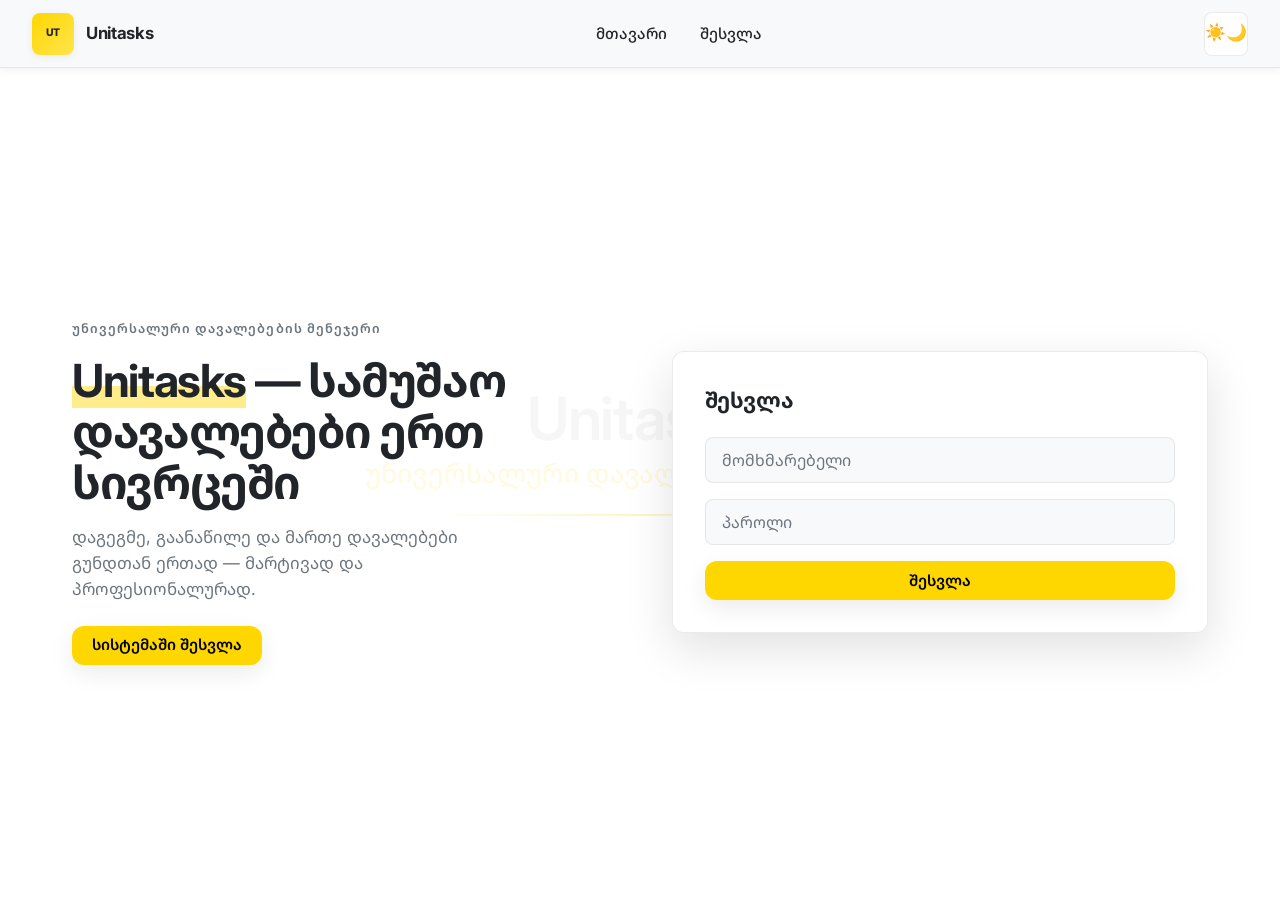
<file: index.html>
<!DOCTYPE html>
<html lang="ka">
<head>
  <meta charset="UTF-8">
  <meta name="viewport" content="width=device-width, initial-scale=1.0">
  <meta name="description" content="Unitasks — უნივერსალური დავალებების მენეჯერი">
  <title>Unitasks — შესვლა</title>
  <link rel="preconnect" href="https://fonts.googleapis.com">
  <link rel="preconnect" href="https://fonts.gstatic.com" crossorigin>
  <link href="https://fonts.googleapis.com/css2?family=Inter:wght@400;500;600;700&family=Noto+Sans+Georgian:wght@400;500;600;700&display=swap" rel="stylesheet">
  <link rel="stylesheet" href="style.css">
  <script src="js/theme.js"></script>
</head>
<body>
  <div class="watermark" aria-hidden="true">
    <span class="watermark__line">Unitasks</span>
    <span class="watermark__line watermark__line--secondary">უნივერსალური დავალებების მენეჯერი</span>
    <span class="watermark__accent"></span>
  </div>

  <div class="page">
    <header class="site-header">
      <a class="site-header__brand" href="index.html" aria-label="Unitasks მთავარი გვერდი">
        <span class="site-header__logo" aria-hidden="true">UT</span>
        <span>Unitasks</span>
      </a>
      <nav class="nav" aria-label="მთავარი ნავიგაცია">
        <button type="button" class="nav__toggle" aria-expanded="false" aria-controls="primary-nav" aria-label="მენიუს გახსნა">
          <span class="nav__toggle-bar"></span>
          <span class="nav__toggle-bar"></span>
          <span class="nav__toggle-bar"></span>
        </button>
        <ul id="primary-nav" class="nav__links">
          <li><a class="nav__link" href="#hero">მთავარი</a></li>
          <li><a class="nav__link" href="#login">შესვლა</a></li>
        </ul>
      </nav>
      <button type="button" class="theme-toggle" id="themeToggle" aria-label="თემის ცვლა" role="switch">
        <span aria-hidden="true">☀️</span>
        <span aria-hidden="true">🌙</span>
      </button>
    </header>

    <main id="hero" class="hero">
      <div class="hero__copy">
        <span class="hero__eyebrow">უნივერსალური დავალებების მენეჯერი</span>
        <h1 class="hero__title">
          <span class="hero__title-accent">Unitasks</span> — სამუშაო დავალებები ერთ სივრცეში
        </h1>
        <p class="hero__lead">
          დაგეგმე, გაანაწილე და მართე დავალებები გუნდთან ერთად — მარტივად და პროფესიონალურად.
        </p>
        <div class="hero__cta-row">
          <a class="btn btn--primary" href="#login">სისტემაში შესვლა</a>
        </div>
      </div>

      <section id="login" class="hero__card" aria-labelledby="login-heading">
        <h2 id="login-heading" class="hero__card-title">შესვლა</h2>
        <p id="loggedInNotice" class="login-notice" hidden></p>
        <form class="login-form" id="loginForm" novalidate>
          <div class="form-group">
            <label class="visually-hidden" for="username">მომხმარებელი</label>
            <input class="input" id="username" name="username" autocomplete="username" placeholder="მომხმარებელი" required>
          </div>
          <div class="form-group">
            <label class="visually-hidden" for="password">პაროლი</label>
            <input class="input" id="password" name="password" type="password" autocomplete="current-password" placeholder="პაროლი" required>
          </div>
          <button class="btn btn--primary btn--block" type="submit">შესვლა</button>
        </form>
      </section>
    </main>
  </div>

  <div id="toast" class="toast" role="status" aria-live="polite"></div>

  <script src="js/constants.js"></script>
  <script src="js/ui.js"></script>
  <script src="js/auth.js"></script>
  <script src="js/api.js"></script>
  <script src="js/login.js"></script>
</body>
</html>
</file>
<file: style.css>
/* Unitasks — design tokens */
:root {
  --color-yellow: #ffd700;
  --color-yellow-hover: #e6c200;
  --radius-sm: 8px;
  --radius-md: 12px;
  --shadow-sm: 0 2px 8px rgba(0, 0, 0, 0.06);
  --shadow-md: 0 8px 24px rgba(0, 0, 0, 0.08);
  --shadow-lg: 0 16px 48px rgba(0, 0, 0, 0.12);
  --font-sans: "Inter", "Noto Sans Georgian", system-ui, -apple-system, sans-serif;
  --header-height: 4.25rem;
  --sidebar-width: 280px;
  --transition: 0.2s ease;
}

/* Light theme — applied when no data-theme set */
:root {
  color-scheme: light;
  --bg-primary: #ffffff;
  --bg-secondary: #f8f9fa;
  --surface: #ffffff;
  --surface-hover: #e9ecef;
  --text-primary: #212529;
  --text-secondary: #6c757d;
  --border: rgba(0, 0, 0, 0.08);
  --accent: #ffd700;
  --success: #28a745;
  --warning: #ffc107;
  --danger: #dc3545;
  --on-accent: #000000;
  --overdue: #c14d31;
  --mobile-nav-bg: rgba(255, 255, 255, 0.98);
  --watermark-line: rgba(0, 0, 0, 0.035);
  --metric-alert-bg: #fff8e8;
  --metric-alert-border: #f2dca5;
  --badge-low-bg: #eef0ec;
  --badge-low-text: #5e675e;
  --badge-medium-bg: #fff4c8;
  --badge-medium-text: #8b6712;
  --badge-high-bg: #fee4d7;
  --badge-high-text: #b45234;
  --badge-urgent-bg: #f9d9d4;
  --badge-urgent-text: #a2382b;
  --pill-pending-bg: #edf0ee;
  --pill-pending-text: #59635c;
  --pill-progress-bg: #e4effb;
  --pill-progress-text: #316fae;
  --pill-blocked-bg: #fff0df;
  --pill-blocked-text: #ae5d2e;
  --pill-done-bg: #e5f3e9;
  --pill-done-text: #347951;
  --pill-assigned-bg: #eaeaf7;
  --pill-assigned-text: #4f4f9c;
  --pill-cancelled-bg: #f3ecec;
  --pill-cancelled-text: #8a6d6d;
  --pill-travelling-bg: #e7f0ec;
  --pill-travelling-text: #3f7a5f;
  --pill-scheduled-bg: #eef0ed;
  --pill-scheduled-text: #5d6b5d;
}

[data-theme="dark"] {
  color-scheme: dark;
  --bg-primary: #1a1f26;
  --bg-secondary: #242a31;
  --surface: #2a3038;
  --surface-hover: #353d47;
  --text-primary: #e9eef5;
  --text-secondary: #a8acd1;
  --border: rgba(255, 255, 255, 0.08);
  --accent: #ffd700;
  --success: #3ddf6b;
  --warning: #ffbf36;
  --danger: #ff6b6b;
  --overdue: #ff7d5e;
  --mobile-nav-bg: rgba(26, 31, 38, 0.98);
  --watermark-line: rgba(255, 255, 255, 0.035);
  --metric-alert-bg: #3a2a18;
  --metric-alert-border: #5c4a28;
  --badge-low-bg: #2a2f2a;
  --badge-low-text: #aeb8ae;
  --badge-medium-bg: #3a3118;
  --badge-medium-text: #e3c064;
  --badge-high-bg: #3a241c;
  --badge-high-text: #e89a78;
  --badge-urgent-bg: #3a1f1c;
  --badge-urgent-text: #f0a39a;
  --pill-pending-bg: #2a2e2c;
  --pill-pending-text: #a9b4ab;
  --pill-progress-bg: #1d2c3d;
  --pill-progress-text: #7fb2e6;
  --pill-blocked-bg: #38291c;
  --pill-blocked-text: #e0a468;
  --pill-done-bg: #1d2f24;
  --pill-done-text: #8fd6a5;
  --pill-assigned-bg: #262642;
  --pill-assigned-text: #a9a9e8;
  --pill-cancelled-bg: #2e2323;
  --pill-cancelled-text: #d3a9a9;
  --pill-travelling-bg: #1e2f26;
  --pill-travelling-text: #8fd3b0;
  --pill-scheduled-bg: #252b25;
  --pill-scheduled-text: #b3c2b3;
}

*,
*::before,
*::after {
  box-sizing: border-box;
}

html {
  scroll-behavior: smooth;
}

.visually-hidden {
  position: absolute;
  width: 1px;
  height: 1px;
  padding: 0;
  margin: -1px;
  overflow: hidden;
  clip: rect(0, 0, 0, 0);
  white-space: nowrap;
  border: 0;
}

body {
  margin: 0;
  min-height: 100vh;
  font-family: var(--font-sans);
  font-size: 1rem;
  line-height: 1.55;
  color: var(--text-primary);
  background-color: var(--bg-primary);
  -webkit-font-smoothing: antialiased;
}

/* Decorative watermark */
.watermark {
  position: fixed;
  inset: 0;
  z-index: 0;
  pointer-events: none;
  overflow: hidden;
  display: flex;
  flex-direction: column;
  align-items: center;
  justify-content: center;
  gap: 0.35em;
  padding: 2rem;
  text-align: center;
}

.watermark__line {
  font-family: var(--font-sans);
  font-weight: 600;
  font-size: clamp(1.75rem, 6vw, 3.75rem);
  letter-spacing: -0.02em;
  line-height: 1.15;
  color: var(--watermark-line);
  max-width: 95vw;
}

.watermark__line--secondary {
  font-size: clamp(1rem, 3.5vw, 1.65rem);
  font-weight: 500;
  color: rgba(255, 215, 0, 0.12);
  letter-spacing: 0;
}

.watermark__accent {
  display: block;
  width: min(420px, 70vw);
  height: 2px;
  margin-top: 1.25rem;
  background: linear-gradient(
    90deg,
    transparent,
    rgba(255, 215, 0, 0.25),
    transparent
  );
  border-radius: 999px;
}

/* Page shell above watermark */
.page {
  position: relative;
  z-index: 1;
  min-height: 100vh;
  display: flex;
  flex-direction: column;
}

/* Sticky navbar */
.site-header {
  position: sticky;
  top: 0;
  z-index: 100;
  height: var(--header-height);
  display: flex;
  align-items: center;
  justify-content: space-between;
  gap: 1rem;
  padding: 0 clamp(1rem, 4vw, 2rem);
  background: var(--bg-secondary);
  border-bottom: 1px solid var(--border);
  backdrop-filter: blur(12px);
  -webkit-backdrop-filter: blur(12px);
  box-shadow: var(--shadow-sm);
}

.site-header__brand {
  display: flex;
  align-items: center;
  gap: 0.75rem;
  text-decoration: none;
  color: var(--text-primary);
  font-weight: 700;
  font-size: 1.05rem;
  letter-spacing: -0.02em;
}

.site-header__logo {
  width: 42px;
  height: 42px;
  border-radius: var(--radius-sm);
  background: linear-gradient(135deg, var(--accent) 0%, #ffe44d 100%);
  box-shadow: var(--shadow-sm);
  display: grid;
  place-items: center;
  font-size: 0.65rem;
  font-weight: 800;
  color: var(--text-primary);
  flex-shrink: 0;
}

.nav {
  display: flex;
  align-items: center;
  gap: 0.5rem;
}

.nav__toggle {
  display: none;
  width: 44px;
  height: 44px;
  padding: 0;
  border: 1px solid var(--border);
  border-radius: var(--radius-sm);
  background: var(--bg-primary);
  cursor: pointer;
  align-items: center;
  justify-content: center;
  flex-direction: column;
  gap: 5px;
  transition: background var(--transition), box-shadow var(--transition);
  box-shadow: var(--shadow-sm);
}

.nav__toggle:hover {
  background: var(--surface-hover);
  box-shadow: var(--shadow-md);
}

.nav__toggle-bar {
  display: block;
  width: 20px;
  height: 2px;
  background: var(--text-primary);
  border-radius: 1px;
  transition: transform var(--transition), opacity var(--transition);
}

.nav__toggle[aria-expanded="true"] .nav__toggle-bar:nth-child(1) {
  transform: translateY(7px) rotate(45deg);
}

.nav__toggle[aria-expanded="true"] .nav__toggle-bar:nth-child(2) {
  opacity: 0;
}

.nav__toggle[aria-expanded="true"] .nav__toggle-bar:nth-child(3) {
  transform: translateY(-7px) rotate(-45deg);
}

.nav__links {
  display: flex;
  align-items: center;
  gap: 0.25rem;
  list-style: none;
  margin: 0;
  padding: 0;
}

.nav__link {
  display: inline-flex;
  align-items: center;
  padding: 0.5rem 0.9rem;
  border-radius: var(--radius-sm);
  color: var(--text-primary);
  text-decoration: none;
  font-weight: 500;
  font-size: 0.95rem;
  transition: background var(--transition), color var(--transition);
}

.nav__link:hover {
  background: var(--surface-hover);
  color: var(--text-primary);
}

.nav__link--btn {
  border: 0;
  background: transparent;
  font: inherit;
  cursor: pointer;
}

@media (max-width: 768px) {
  .nav__link--btn {
    width: 100%;
    text-align: left;
  }
}

.nav__actions {
  display: flex;
  align-items: center;
  gap: 0.5rem;
}

.theme-toggle {
  display: inline-flex;
  align-items: center;
  justify-content: center;
  width: 44px;
  height: 44px;
  padding: 0;
  border: 1px solid var(--border);
  border-radius: var(--radius-sm);
  background: var(--bg-primary);
  color: var(--text-primary);
  font-size: 1.05rem;
  line-height: 1;
  cursor: pointer;
  flex-shrink: 0;
  transition: background var(--transition), box-shadow var(--transition), border-color var(--transition);
}

.theme-toggle:hover {
  background: var(--surface-hover);
  box-shadow: var(--shadow-sm);
}

/* Buttons */
.btn {
  display: inline-flex;
  align-items: center;
  justify-content: center;
  gap: 0.5rem;
  padding: 0.65rem 1.25rem;
  font-family: var(--font-sans);
  font-size: 0.95rem;
  font-weight: 600;
  line-height: 1.2;
  border: none;
  border-radius: var(--radius-md);
  cursor: pointer;
  transition: transform var(--transition), box-shadow var(--transition),
    background var(--transition);
  text-decoration: none;
  box-shadow: var(--shadow-sm);
}

.btn:active {
  transform: translateY(1px);
}

.btn--primary {
  background: var(--accent);
  color: var(--on-accent);
  box-shadow: var(--shadow-md);
}

.btn--primary:hover {
  background: var(--color-yellow-hover);
  box-shadow: var(--shadow-lg);
}

.btn--ghost {
  background: var(--bg-secondary);
  color: var(--text-primary);
  border: 1px solid var(--border);
}

.btn--ghost:hover {
  background: var(--surface-hover);
  box-shadow: var(--shadow-md);
}

.btn--block {
  width: 100%;
}

/* Hero */
.hero {
  flex: 1;
  display: grid;
  grid-template-columns: 1fr;
  align-items: center;
  gap: clamp(2rem, 5vw, 4rem);
  padding: clamp(2rem, 6vw, 4.5rem) clamp(1rem, 4vw, 2rem) 3.5rem;
  max-width: 1200px;
  margin: 0 auto;
  width: 100%;
}

@media (min-width: 900px) {
  .hero {
    grid-template-columns: 1fr 1fr;
  }
}

.hero__copy {
  display: flex;
  flex-direction: column;
  gap: 1rem;
}

.hero__eyebrow {
  display: inline-block;
  font-size: 0.8rem;
  font-weight: 600;
  text-transform: uppercase;
  letter-spacing: 0.08em;
  color: var(--text-secondary);
}

.hero__title {
  margin: 0;
  font-size: clamp(2rem, 5vw, 2.85rem);
  font-weight: 700;
  letter-spacing: -0.03em;
  line-height: 1.12;
  color: var(--text-primary);
}

.hero__title-accent {
  color: inherit;
  box-decoration-break: clone;
  background: linear-gradient(
    transparent 60%,
    rgba(255, 215, 0, 0.45) 60%
  );
}

.hero__lead {
  margin: 0;
  font-size: 1.05rem;
  color: var(--text-secondary);
  max-width: 36ch;
}

.hero__cta-row {
  display: flex;
  flex-wrap: wrap;
  gap: 0.75rem;
  margin-top: 0.5rem;
}

.hero__card {
  background: var(--surface);
  border-radius: var(--radius-md);
  padding: clamp(1.5rem, 4vw, 2rem);
  box-shadow: var(--shadow-lg);
  border: 1px solid var(--border);
  transition: box-shadow var(--transition), transform var(--transition);
}

.hero__card:hover {
  box-shadow: 0 20px 56px rgba(0, 0, 0, 0.12);
  transform: translateY(-2px);
}

.hero__card-title {
  margin: 0 0 1.25rem;
  font-size: 1.35rem;
  font-weight: 700;
}

/* Form controls */
.form-group {
  display: flex;
  flex-direction: column;
  gap: 0.75rem;
  margin-bottom: 1rem;
}

.input {
  width: 100%;
  padding: 0.75rem 1rem;
  font-family: var(--font-sans);
  font-size: 1rem;
  color: var(--text-primary);
  background: var(--bg-secondary);
  border: 1px solid var(--border);
  border-radius: var(--radius-sm);
  transition: border-color var(--transition), box-shadow var(--transition);
}

.input::placeholder {
  color: var(--text-secondary);
}

.input:hover {
  border-color: var(--border);
}

.input:focus {
  outline: none;
  border-color: var(--accent);
  box-shadow: 0 0 0 3px rgba(255, 215, 0, 0.35);
}

input[type="file"].input {
  padding: 0.6rem 0.75rem;
  cursor: pointer;
}

input[type="file"].input::file-selector-button {
  font-family: var(--font-sans);
  font-weight: 600;
  margin-right: 1rem;
  padding: 0.5rem 1rem;
  border: none;
  border-radius: var(--radius-sm);
  background: var(--color-yellow);
  color: var(--on-accent);
  cursor: pointer;
  transition: background var(--transition);
}

input[type="file"].input::file-selector-button:hover {
  background: var(--color-yellow-hover);
}

/* Dashboard shell */
.app-shell {
  flex: 1;
  display: block;
  min-height: calc(100vh - var(--header-height));
}

@media (min-width: 900px) {
  .app-shell {
    display: grid;
    grid-template-columns: var(--sidebar-width) 1fr;
  }
}

.sidebar-backdrop {
  display: none;
  position: fixed;
  inset: 0;
  z-index: 80;
  background: rgba(0, 0, 0, 0.25);
  opacity: 0;
  transition: opacity var(--transition);
  pointer-events: none;
}

.sidebar-backdrop.is-visible {
  opacity: 1;
  pointer-events: auto;
}

@media (max-width: 899px) {
  .sidebar-backdrop.is-visible {
    display: block;
  }
}

.sidebar {
  position: fixed;
  top: var(--header-height);
  left: 0;
  bottom: 0;
  width: min(var(--sidebar-width), 88vw);
  z-index: 90;
  padding: 1.25rem;
  background: var(--surface);
  border-right: 1px solid var(--border);
  box-shadow: var(--shadow-md);
  display: flex;
  flex-direction: column;
  gap: 0.75rem;
  transform: translateX(-100%);
  transition: transform 0.25s ease;
  overflow-y: auto;
}

.sidebar.is-open {
  transform: translateX(0);
}

@media (min-width: 900px) {
  .sidebar {
    position: static;
    transform: none !important;
    width: auto;
    box-shadow: none;
    border-right: 1px solid var(--border);
  }

  .sidebar-backdrop {
    display: none !important;
  }
}

.sidebar__title {
  margin: 0 0 0.25rem;
  font-size: 0.75rem;
  font-weight: 700;
  text-transform: uppercase;
  letter-spacing: 0.06em;
  color: var(--text-primary);
}

.sidebar .btn {
  justify-content: flex-start;
  width: 100%;
}

.sidebar .btn + .btn {
  margin-top: 0;
}

.content {
  margin-left: 0;
  padding: clamp(1.25rem, 3vw, 2rem);
  max-width: 960px;
  width: 100%;
}

@media (min-width: 900px) {
  .content {
    margin-left: 0;
    max-width: none;
  }
}

.content > h1 {
  margin: 0 0 1.5rem;
  font-size: clamp(1.5rem, 3vw, 1.85rem);
  font-weight: 700;
}

.panel {
  background: var(--surface);
  border-radius: var(--radius-md);
  padding: clamp(1.25rem, 3vw, 1.75rem);
  margin-bottom: 1.5rem;
  border: 1px solid var(--border);
  box-shadow: var(--shadow-sm);
  transition: box-shadow var(--transition);
}

.panel:hover {
  box-shadow: var(--shadow-md);
}

.panel :is(h2, h3) {
  margin: 0 0 1rem;
  font-size: 1.1rem;
  font-weight: 600;
}

.panel .form-group:last-child {
  margin-bottom: 0;
}

.btn--compact {
  padding: 0.55rem 0.85rem;
  border-radius: var(--radius-sm);
  font-size: 0.85rem;
}

#tasks {
  display: grid;
  gap: 1rem;
}

.card {
  background: var(--surface);
  padding: 1.25rem 1.35rem;
  margin: 0;
  border-radius: var(--radius-md);
  border: 1px solid var(--border);
  box-shadow: var(--shadow-sm);
  transition: box-shadow var(--transition), transform var(--transition);
}

.card:hover {
  box-shadow: var(--shadow-md);
  transform: translateY(-2px);
}

.card b {
  font-size: 1.05rem;
}

.card img {
  max-width: 100%;
  height: auto;
  border-radius: var(--radius-sm);
  margin-top: 0.75rem;
  box-shadow: var(--shadow-sm);
}

.card .btn {
  margin-top: 1rem;
}

.card hr {
  border: none;
  border-top: 1px solid var(--border);
  margin: 1rem 0 0;
}

/* Sidebar drawer toggle: tablet & mobile */
@media (max-width: 899px) {
  .nav__toggle.sidebar-toggle {
    display: inline-flex;
  }
}

/* Mobile nav */
@media (max-width: 768px) {
  .nav__toggle:not(.sidebar-toggle) {
    display: inline-flex;
  }

  .nav__links {
    position: fixed;
    top: var(--header-height);
    left: 0;
    right: 0;
    z-index: 99;
    flex-direction: column;
    align-items: stretch;
    padding: 1rem;
    gap: 0.25rem;
    background: var(--mobile-nav-bg);
    border-bottom: 1px solid var(--border);
    box-shadow: var(--shadow-md);
    backdrop-filter: blur(12px);
    -webkit-backdrop-filter: blur(12px);
    max-height: 0;
    overflow: hidden;
    opacity: 0;
    pointer-events: none;
    transition: max-height 0.3s ease, opacity 0.2s ease;
  }

  .nav__links.is-open {
    max-height: 320px;
    opacity: 1;
    pointer-events: auto;
  }

  .nav__link {
    padding: 0.85rem 1rem;
  }
}

@media (min-width: 769px) {
  .nav__links {
    position: static;
    max-height: none !important;
    opacity: 1 !important;
    overflow: visible;
    background: transparent;
    border: none;
    box-shadow: none;
    padding: 0;
  }
}

/* Dashboard: hide sidebar hamburger on large screens */
@media (min-width: 900px) {
  .site-header .sidebar-toggle {
    display: none !important;
  }
}

@media (max-width: 899px) {
  .site-header--dashboard {
    display: grid;
    grid-template-columns: auto 1fr auto;
    align-items: center;
  }

  .site-header--dashboard .site-header__brand {
    justify-self: center;
  }

  .site-header--dashboard .nav__actions {
    justify-self: end;
  }
}

/* Operations workspace */
.operations-page {
  --workspace-border: rgba(19, 27, 36, 0.1);
  --workspace-soft: #f7f7f3;
  --workspace-muted: #68707a;
  --workspace-text: #15191d;
}

body.operations-page[data-theme="dark"] {
  --workspace-border: rgba(255, 255, 255, 0.08);
  --workspace-soft: #1e242b;
  --workspace-muted: #a8acd1;
  --workspace-text: #e9eef5;
}

.workspace-header {
  max-width: 1440px;
  width: 100%;
  margin: 0 auto;
  border-radius: 0 0 var(--radius-md) var(--radius-md);
}

.workspace-header__actions,
.workspace-user {
  display: flex;
  align-items: center;
}

.workspace-header__actions {
  gap: 1rem;
}

.workspace-kicker {
  display: inline-block;
  font-size: 0.8rem;
  font-weight: 600;
  text-transform: uppercase;
  letter-spacing: 0.08em;
  color: var(--text-secondary);
}

.workspace-header__date {
  color: var(--workspace-muted);
  font-size: 0.83rem;
  font-weight: 600;
  text-transform: capitalize;
}

.workspace-shell {
  display: grid;
  grid-template-columns: 15.5rem minmax(0, 1fr);
  max-width: 1440px;
  min-height: calc(100vh - var(--header-height));
  margin: 0 auto;
}

.workspace-sidebar {
  display: flex;
  flex-direction: column;
  padding: 2rem 1.15rem 1.25rem;
  border-right: 1px solid var(--border);
  background: var(--bg-secondary);
}

.workspace-sidebar__label {
  padding: 0 0.75rem;
  margin-bottom: 0.25rem;
  font-size: 0.72rem;
  font-weight: 700;
  text-transform: uppercase;
  letter-spacing: 0.08em;
  color: var(--text-secondary);
}

.workspace-nav {
  display: grid;
  gap: 0.35rem;
  margin: 0.75rem 0 1.5rem;
}

.workspace-nav__item {
  display: flex;
  align-items: center;
  gap: 0.7rem;
  width: 100%;
  margin: 0;
  padding: 0.7rem 0.75rem;
  border: 1px solid transparent;
  border-radius: var(--radius-sm);
  background: transparent;
  color: var(--text-primary);
  font: 600 0.92rem/1.2 var(--font-sans);
  text-align: left;
  cursor: pointer;
  -webkit-appearance: none;
  appearance: none;
  -webkit-tap-highlight-color: transparent;
  transition: background var(--transition), border-color var(--transition),
    box-shadow var(--transition);
}

.workspace-nav__item:hover {
  background: var(--surface-hover);
  border-color: var(--border);
}

.workspace-nav__item.is-active {
  background: var(--surface);
  border-color: var(--border);
  box-shadow: inset 3px 0 0 var(--accent);
}

.workspace-nav__item:focus-visible {
  outline: 2px solid var(--accent);
  outline-offset: 2px;
}

.workspace-nav__item span {
  display: grid;
  width: 1.5rem;
  height: 1.5rem;
  flex-shrink: 0;
  place-items: center;
  border-radius: 6px;
  background: var(--accent);
  color: var(--on-accent);
  font-size: 0.85rem;
}

.workspace-sidebar__help {
  display: flex;
  gap: 0.65rem;
  margin-top: auto;
  padding: 0.9rem;
  border: 1px solid var(--border);
  border-radius: var(--radius-md);
  background: var(--surface);
}

.workspace-sidebar__help-icon {
  display: grid;
  width: 1.6rem;
  height: 1.6rem;
  flex-shrink: 0;
  place-items: center;
  border-radius: 50%;
  background: var(--accent);
  color: var(--on-accent);
  font-size: 0.8rem;
  font-weight: 800;
}

.workspace-sidebar__help p {
  margin: 0;
  font-size: 0.78rem;
  line-height: 1.45;
  color: var(--text-secondary);
}

.workspace-sidebar__help strong {
  color: var(--text-primary);
}

.workspace-user {
  gap: 0.6rem;
  padding: 0.3rem 0.45rem 0.3rem 0.35rem;
  border: 1px solid var(--border);
  border-radius: 999px;
  background: var(--surface);
  color: var(--text-primary);
  cursor: pointer;
  text-align: left;
}

.workspace-user:hover {
  background: var(--surface-hover);
}

.workspace-user__avatar,
.workload-row__avatar {
  display: grid;
  width: 2.15rem;
  height: 2.15rem;
  place-items: center;
  border-radius: 50%;
  background: var(--accent);
  color: var(--on-accent);
  font-size: 0.75rem;
  font-weight: 800;
}

.workspace-user__copy {
  display: grid;
  gap: 0.05rem;
  padding-right: 0.25rem;
  line-height: 1.1;
}

.workspace-user__copy strong { font-size: 0.78rem; }
.workspace-user__copy small { color: var(--text-secondary); font-size: 0.68rem; }

.workspace-main {
  min-width: 0;
  padding: clamp(1.4rem, 3.5vw, 3.2rem);
}

.workspace-hero {
  display: flex;
  align-items: flex-end;
  justify-content: space-between;
  gap: 2rem;
  margin: 0 auto clamp(2rem, 4vw, 3rem);
  max-width: 1160px;
}

.workspace-hero h1 {
  max-width: 16ch;
  margin: 0.45rem 0 0;
  color: var(--workspace-text);
  font-size: clamp(2rem, 4vw, 3.35rem);
  letter-spacing: -0.05em;
  line-height: 1.03;
}

.workspace-hero h1 span {
  background: linear-gradient(transparent 60%, rgba(255, 215, 0, 0.55) 60%);
}

.workspace-hero p {
  max-width: 56ch;
  margin: 1rem 0 0;
  color: var(--workspace-muted);
  font-size: 0.98rem;
}

.workspace-hero__cta { flex: 0 0 auto; }
.workspace-hero__cta span { font-size: 1.25rem; line-height: 0.7; }

.metrics-grid {
  display: grid;
  grid-template-columns: repeat(4, minmax(0, 1fr));
  gap: 0.85rem;
  max-width: 1160px;
  margin: 0 auto;
}

.metric-card {
  display: grid;
  gap: 0.25rem;
  min-height: 9.2rem;
  padding: 1.15rem;
  border: 1px solid var(--border);
  border-radius: var(--radius-md);
  background: var(--surface);
  box-shadow: var(--shadow-sm);
}

.metric-card--yellow { background: var(--accent); border-color: var(--accent); }
.metric-card--alert { background: var(--metric-alert-bg); border-color: var(--metric-alert-border); }

.metric-card__label,
.metric-card__note { color: var(--text-secondary); font-size: 0.77rem; font-weight: 600; }
.metric-card--yellow .metric-card__label,
.metric-card--yellow .metric-card__note { color: rgba(0, 0, 0, 0.65); }
.metric-card strong { align-self: center; font-size: clamp(1.8rem, 3vw, 2.35rem); letter-spacing: -0.06em; }

.workspace-insights {
  display: grid;
  grid-template-columns: minmax(0, 1.15fr) minmax(18rem, 0.85fr);
  gap: 0.85rem;
  max-width: 1160px;
  margin: 0 auto;
  padding-top: 0.85rem;
}

.insight-card {
  min-width: 0;
  padding: 1.25rem;
  border: 1px solid var(--workspace-border);
  border-radius: var(--radius-md);
  background: var(--surface);
  box-shadow: var(--shadow-sm);
}

.section-title-row h2,
.board-section h2,
.modal h2 {
  margin: 0.35rem 0 0;
  font-size: 1.15rem;
  letter-spacing: -0.025em;
}

.workload-list,
.upcoming-list { display: grid; gap: 0.25rem; margin-top: 1rem; }

.workload-row {
  display: grid;
  grid-template-columns: auto 1fr auto;
  align-items: center;
  gap: 0.65rem;
  padding: 0.45rem 0;
  border-bottom: 1px solid var(--workspace-border);
}

.workload-row:last-child { border-bottom: 0; }
.workload-row__avatar { width: 1.8rem; height: 1.8rem; font-size: 0.68rem; }
.workload-row__name { font-size: 0.86rem; font-weight: 600; color: var(--text-primary); }
.workload-row__count { color: var(--workspace-muted); font-size: 0.75rem; }

.upcoming-row {
  display: grid;
  grid-template-columns: 4.6rem 1fr;
  align-items: center;
  gap: 0.65rem;
  padding: 0.65rem 0;
  border: 0;
  border-bottom: 1px solid var(--workspace-border);
  background: transparent;
  cursor: pointer;
  text-align: left;
}

.upcoming-row:last-child { border-bottom: 0; }
.upcoming-row:hover strong { text-decoration: underline; }
.upcoming-row__date { color: var(--workspace-muted); font-size: 0.75rem; font-weight: 700; }
.upcoming-row strong, .upcoming-row small { display: block; }
.upcoming-row strong { font-size: 0.84rem; color: var(--text-primary); }
.upcoming-row small { margin-top: 0.12rem; color: var(--workspace-muted); font-size: 0.72rem; }

.empty-state,
.kanban-column__empty {
  margin: 0;
  color: var(--workspace-muted);
  font-size: 0.82rem;
}

.board-section {
  max-width: 1160px;
  margin: clamp(2rem, 4vw, 3rem) auto 0;
  padding: clamp(1rem, 2.5vw, 1.5rem);
  border: 1px solid var(--workspace-border);
  border-radius: calc(var(--radius-md) + 4px);
  background: var(--workspace-soft);
  box-shadow: var(--shadow-sm);
}

.board-section__header,
.board-toolbar,
.modal__header,
.modal__footer {
  display: flex;
  align-items: center;
  justify-content: space-between;
  gap: 1rem;
}

.board-section__actions {
  display: flex;
  align-items: center;
  gap: 0.5rem;
  flex-wrap: wrap;
}

.board-toolbar {
  justify-content: flex-start;
  flex-wrap: wrap;
  margin: 1.25rem 0;
}

.search-field {
  display: flex;
  align-items: center;
  flex: 1 1 16rem;
  gap: 0.5rem;
  padding: 0 0.8rem;
  border: 1px solid var(--border);
  border-radius: var(--radius-sm);
  background: var(--bg-secondary);
}

.search-field span { color: var(--workspace-muted); font-size: 1.1rem; }
.search-field input {
  width: 100%;
  padding: 0.72rem 0;
  border: 0;
  outline: 0;
  font: inherit;
  font-size: 0.86rem;
  color: var(--text-primary);
  background: transparent;
}
.board-toolbar__select { width: auto; min-width: 10rem; padding: 0.72rem 2.1rem 0.72rem 0.8rem; font-size: 0.86rem; }

.kanban-board {
  display: grid;
  grid-template-columns: repeat(4, minmax(14rem, 1fr));
  gap: 0.75rem;
  overflow-x: auto;
  padding-bottom: 0.35rem;
}

.kanban-column {
  min-height: 17rem;
  padding: 0.75rem;
  border: 1px solid var(--border);
  border-radius: var(--radius-md);
  background: var(--surface);
  transition: background var(--transition), border-color var(--transition), box-shadow var(--transition);
}

.kanban-column.is-drop-target {
  border-color: rgba(230, 194, 0, 0.9);
  background: var(--surface-hover);
  box-shadow: inset 0 0 0 1px rgba(255, 215, 0, 0.28);
}

.kanban-column__header {
  display: flex;
  align-items: center;
  justify-content: space-between;
  padding-bottom: 0.7rem;
  border-bottom: 1px solid var(--workspace-border);
  font-size: 0.82rem;
  font-weight: 700;
}

.kanban-column__header span { display: inline-flex; align-items: center; gap: 0.4rem; }
.kanban-column__header i { width: 0.55rem; height: 0.55rem; border-radius: 50%; background: #aeb4bc; }
.kanban-column--progress .kanban-column__header i { background: #4e8fd7; }
.kanban-column--blocked .kanban-column__header i { background: #d97657; }
.kanban-column--done .kanban-column__header i { background: #55a777; }
.kanban-column__header b { display: grid; min-width: 1.35rem; height: 1.35rem; place-items: center; border-radius: 99px; background: var(--surface-hover); font-size: 0.7rem; }
.kanban-column__cards { display: grid; align-content: start; gap: 0.65rem; padding-top: 0.75rem; }

.task-card {
  padding: 0.85rem;
  border: 1px solid var(--border);
  border-radius: 10px;
  background: var(--surface);
  box-shadow: 0 2px 6px rgba(0, 0, 0, 0.035);
  transition: box-shadow var(--transition), transform var(--transition);
  cursor: grab;
}

.task-card:hover { transform: translateY(-2px); box-shadow: var(--shadow-md); }
.task-card:active { cursor: grabbing; }
.task-card.is-dragging { opacity: 0.42; transform: rotate(1.5deg) scale(0.98); }
.task-card__topline, .task-card__meta { display: flex; align-items: center; justify-content: space-between; gap: 0.5rem; }
.task-card__more { padding: 0.05rem 0.2rem; border: 0; background: transparent; color: var(--text-secondary); cursor: pointer; letter-spacing: 0.08em; }
.task-card__body { width: 100%; padding: 0; border: 0; background: transparent; color: var(--text-primary); cursor: pointer; text-align: left; }
.task-card__body h3 { margin: 0.75rem 0 0; font-size: 0.9rem; line-height: 1.35; }
.task-card__body p { display: -webkit-box; margin: 0.45rem 0 0; overflow: hidden; color: var(--text-secondary); font-size: 0.76rem; line-height: 1.45; -webkit-box-orient: vertical; -webkit-line-clamp: 2; }
.task-card__meta { align-items: flex-start; flex-direction: column; margin-top: 0.85rem; color: var(--text-secondary); font-size: 0.7rem; }
.task-card__due.is-overdue, .is-overdue { color: var(--overdue); }

.priority-badge,
.status-pill {
  border: 0;
  border-radius: 999px;
  font: 700 0.63rem/1 var(--font-sans);
  letter-spacing: 0.02em;
}

.priority-badge { padding: 0.35rem 0.45rem; }
.priority-badge--low { background: var(--badge-low-bg); color: var(--badge-low-text); }
.priority-badge--medium { background: var(--badge-medium-bg); color: var(--badge-medium-text); }
.priority-badge--high { background: var(--badge-high-bg); color: var(--badge-high-text); }
.priority-badge--urgent { background: var(--badge-urgent-bg); color: var(--badge-urgent-text); }
.status-pill { width: 100%; margin-top: 0.8rem; padding: 0.5rem 0.65rem; cursor: pointer; }
.status-pill--pending { background: var(--pill-pending-bg); color: var(--pill-pending-text); }
.status-pill--progress { background: var(--pill-progress-bg); color: var(--pill-progress-text); }
.status-pill--blocked { background: var(--pill-blocked-bg); color: var(--pill-blocked-text); }
.status-pill--done { background: var(--pill-done-bg); color: var(--pill-done-text); }

.modal {
  width: min(44rem, calc(100vw - 2rem));
  max-height: min(46rem, calc(100vh - 2rem));
  padding: 0;
  border: 1px solid var(--border);
  border-radius: 1rem;
  background: var(--surface);
  color: var(--text-primary);
  box-shadow: 0 24px 70px rgba(0, 0, 0, 0.22);
}

.modal::backdrop { background: rgba(0, 0, 0, 0.4); backdrop-filter: blur(3px); }
.modal__form { padding: clamp(1.2rem, 3vw, 1.75rem); }
.modal__header { align-items: flex-start; padding-bottom: 1.15rem; border-bottom: 1px solid var(--border); }
.dialog-close { display: grid; width: 2rem; height: 2rem; place-items: center; border: 0; border-radius: 50%; background: var(--surface); color: var(--text-primary); cursor: pointer; font-size: 1.4rem; line-height: 1; }
.modal__grid { display: grid; grid-template-columns: repeat(2, minmax(0, 1fr)); gap: 0 0.85rem; padding-top: 1.2rem; }
.modal__grid .form-group { gap: 0.4rem; }
.modal__grid .form-group > span { color: var(--text-secondary); font-size: 0.78rem; font-weight: 700; }
.modal__body { padding-top: 1.2rem; }
.modal__wide { grid-column: 1 / -1; }
.modal__textarea { min-height: 6.5rem; resize: vertical; }
.modal__footer { justify-content: flex-end; padding-top: 1.15rem; border-top: 1px solid var(--border); }
.modal--confirm { width: min(26rem, calc(100vw - 2rem)); }
.modal--confirm .modal__body p { margin: 0; color: var(--text-primary); line-height: 1.5; }

.form-section {
  min-width: 0;
  margin-bottom: 1.1rem;
}

.form-section__title {
  margin: 0 0 0.6rem;
  font-size: 0.78rem;
  font-weight: 700;
  text-transform: uppercase;
  letter-spacing: 0.06em;
  color: var(--text-secondary);
}

.form-section__fields {
  display: grid;
  gap: 0.5rem;
}

.toast {
  position: fixed;
  right: 1.25rem;
  bottom: 1.25rem;
  z-index: 200;
  max-width: min(22rem, calc(100vw - 2.5rem));
  padding: 0.8rem 1rem;
  border-radius: var(--radius-sm);
  background: var(--surface);
  color: var(--text-primary);
  box-shadow: var(--shadow-lg);
  font-size: 0.85rem;
  opacity: 0;
  pointer-events: none;
  transform: translateY(0.75rem);
  transition: opacity var(--transition), transform var(--transition);
}

.toast--error { background: var(--danger); color: #ffffff; }
.toast.is-visible { opacity: 1; transform: translateY(0); }

@media (max-width: 1020px) {
  .workspace-shell { grid-template-columns: 1fr; }

  .workspace-sidebar {
    position: fixed;
    top: var(--header-height);
    left: 0;
    bottom: 0;
    z-index: 90;
    width: min(var(--sidebar-width), 88vw);
    transform: translateX(-100%);
    transition: transform 0.25s ease;
    overflow-y: auto;
    box-shadow: var(--shadow-md);
  }

  .workspace-sidebar.is-open {
    transform: translateX(0);
  }

  .sidebar-toggle {
    display: inline-flex !important;
  }

  .metrics-grid { grid-template-columns: repeat(2, minmax(0, 1fr)); }
}

@media (max-width: 680px) {
  .workspace-main { padding: 1.15rem; }
  .workspace-header__date, .workspace-user__copy { display: none; }
  .workspace-hero { align-items: flex-start; flex-direction: column; gap: 1.25rem; }
  .workspace-hero__cta { width: 100%; }
  .metrics-grid, .workspace-insights, .modal__grid { grid-template-columns: 1fr; }
  .board-section__header { align-items: flex-start; flex-direction: column; }
  .board-toolbar { align-items: stretch; flex-direction: column; }
  .board-toolbar__select { width: 100%; }
  .modal__footer { flex-direction: column-reverse; }
  .modal__footer .btn { width: 100%; }
}

/* ============================================================
   Phase 5B additions — shared application shell, org views,
   tables, badges, dialogs, responsive behaviour.
   ============================================================ */

[hidden],
.is-hidden {
  display: none !important;
}

/* Sidebar navigation groups */
.workspace-nav__group {
  display: grid;
  gap: 0.35rem;
  margin-top: 0.4rem;
}

.workspace-nav__group-label {
  padding: 0 0.75rem;
  margin-bottom: 0.15rem;
  font-size: 0.7rem;
  font-weight: 700;
  text-transform: uppercase;
  letter-spacing: 0.08em;
  color: var(--text-secondary);
}

.workspace-nav__item--sub {
  padding-left: 1rem;
}

.workspace-nav__item--sub span {
  width: 0.6rem;
  height: 0.6rem;
  background: transparent;
  color: var(--text-secondary);
  font-size: 0.7rem;
}

/* View sections */
.view-section[hidden] {
  display: none;
}

.view-head {
  display: flex;
  align-items: flex-end;
  justify-content: space-between;
  gap: 1.5rem;
  margin: 0 auto clamp(1.5rem, 3vw, 2.25rem);
  max-width: 1160px;
}

.view-head h1 {
  margin: 0.45rem 0 0;
  font-size: clamp(1.6rem, 3.5vw, 2.4rem);
  letter-spacing: -0.04em;
  line-height: 1.05;
  color: var(--workspace-text, var(--text-primary));
}

.view-head p {
  max-width: 56ch;
  margin: 0.5rem 0 0;
  color: var(--workspace-muted, var(--text-secondary));
  font-size: 0.95rem;
}

.view-toolbar {
  display: flex;
  align-items: center;
  gap: 0.75rem;
  flex-wrap: wrap;
  max-width: 1160px;
  margin: 0 auto 1rem;
}

.view-toolbar__select {
  width: auto;
  min-width: 14rem;
}

.panel-content {
  max-width: 1160px;
  margin: 0 auto;
  display: grid;
  gap: 1rem;
}

/* Tables */
.panel--table {
  padding: 0;
  overflow: hidden;
}

.table-scroll {
  overflow-x: auto;
  -webkit-overflow-scrolling: touch;
}

.data-table {
  width: 100%;
  border-collapse: collapse;
  font-size: 0.88rem;
}

.data-table th,
.data-table td {
  padding: 0.85rem 1rem;
  text-align: left;
  border-bottom: 1px solid var(--workspace-border, var(--border));
  vertical-align: top;
}

.data-table th {
  font-size: 0.72rem;
  font-weight: 700;
  text-transform: uppercase;
  letter-spacing: 0.06em;
  color: var(--text-secondary);
  background: var(--bg-secondary);
  white-space: nowrap;
}

.data-table tbody tr:last-child td {
  border-bottom: 0;
}

.data-table tbody tr:hover {
  background: var(--surface-hover);
}

.table-actions {
  display: flex;
  gap: 0.35rem;
  flex-wrap: wrap;
  white-space: nowrap;
}

.table-muted {
  color: var(--text-secondary);
  font-size: 0.78rem;
}

.table-cell__sub {
  display: block;
  margin-top: 0.2rem;
  color: var(--text-secondary);
  font-size: 0.76rem;
  font-weight: 400;
}

/* Badges */
.state-badge,
.role-badge {
  display: inline-flex;
  align-items: center;
  padding: 0.3rem 0.6rem;
  border-radius: 999px;
  font: 700 0.68rem/1 var(--font-sans);
  white-space: nowrap;
}

.state-badge--active {
  background: var(--pill-done-bg);
  color: var(--pill-done-text);
}

.state-badge--inactive {
  background: var(--pill-pending-bg);
  color: var(--pill-pending-text);
}

.role-badge {
  background: var(--surface-hover);
  color: var(--text-primary);
}

/* Buttons */
.btn--danger {
  background: var(--danger);
  color: #ffffff;
  box-shadow: var(--shadow-sm);
}

.btn--danger:hover {
  filter: brightness(0.92);
  box-shadow: var(--shadow-md);
}

.btn--ghost:disabled,
.btn--primary:disabled {
  opacity: 0.6;
  cursor: not-allowed;
  transform: none;
}

.workspace-logout {
  flex-shrink: 0;
}

/* State notes */
.state-note {
  margin: 0;
  padding: 2.5rem 1rem;
  text-align: center;
  color: var(--text-secondary);
  font-size: 0.9rem;
}

.state-note--error {
  color: var(--danger);
}

/* Login */
.login-notice {
  margin: -0.5rem 0 1rem;
  padding: 0.6rem 0.8rem;
  border-radius: var(--radius-sm);
  background: var(--surface-hover);
  color: var(--text-primary);
  font-size: 0.85rem;
}

/* Technician task detail inside the entity dialog */
.task-detail {
  display: grid;
  gap: 0.5rem;
}

.task-detail__row {
  display: grid;
  grid-template-columns: 9rem 1fr;
  gap: 0.75rem;
  align-items: baseline;
  padding-bottom: 0.45rem;
  border-bottom: 1px solid var(--workspace-border, var(--border));
  font-size: 0.88rem;
}

.task-detail__row--block {
  display: block;
}

.task-detail__row--block span:last-child {
  display: block;
  margin-top: 0.25rem;
  color: var(--text-secondary);
  line-height: 1.5;
}

.task-detail__label {
  color: var(--text-secondary);
  font-size: 0.78rem;
  font-weight: 700;
}

.task-detail__actions {
  margin-top: 1.1rem;
}

/* Organization form */
.org-form__note {
  margin: 0 0 1rem;
  padding: 0.7rem 0.9rem;
  border-radius: var(--radius-sm);
  background: var(--surface-hover);
  font-size: 0.85rem;
}

/* Profile */
.profile-panel {
  display: flex;
  gap: 1.25rem;
  align-items: flex-start;
}

.profile-panel__avatar {
  display: grid;
  width: 3.5rem;
  height: 3.5rem;
  flex-shrink: 0;
  place-items: center;
  border-radius: var(--radius-md);
  background: var(--accent);
  color: var(--on-accent);
  font-size: 1.35rem;
  font-weight: 800;
}

.profile-panel__info h2 {
  margin: 0.35rem 0 0.6rem;
  font-size: 1.25rem;
}

.profile-panel__info p {
  margin: 0.3rem 0;
  color: var(--text-secondary);
  font-size: 0.9rem;
}

.profile-panel__note {
  margin-top: 0.75rem;
  padding: 0.7rem 0.9rem;
  border-radius: var(--radius-sm);
  background: var(--metric-alert-bg);
  border: 1px solid var(--metric-alert-border);
}

/* Reports */
.reports-metrics {
  margin-bottom: 1rem;
}

.reports-export-panel {
  display: flex;
  align-items: center;
  justify-content: space-between;
  gap: 1.5rem;
}

.reports-export-panel h2 {
  margin: 0.35rem 0 0;
}

.reports-export-panel p {
  margin: 0.4rem 0 0;
  color: var(--text-secondary);
  font-size: 0.88rem;
}

/* Checkbox form group */
.form-group--check {
  display: flex;
  flex-direction: row;
  align-items: center;
  gap: 0.6rem;
  margin-top: 0.5rem;
}

.form-group--check input[type="checkbox"] {
  width: 1.1rem;
  height: 1.1rem;
  accent-color: var(--accent);
}

.form-group--check span {
  font-size: 0.9rem;
  font-weight: 500;
}

/* Responsive tables + view heads */
@media (max-width: 760px) {
  .view-head,
  .reports-export-panel {
    align-items: flex-start;
    flex-direction: column;
  }

  .view-toolbar__select {
    width: 100%;
  }

  .data-table th {
    display: none;
  }

  .data-table,
  .data-table tbody,
  .data-table tr,
  .data-table td {
    display: block;
    width: 100%;
  }

  .data-table tr {
    padding: 0.9rem 1rem;
    border-bottom: 1px solid var(--workspace-border, var(--border));
  }

  .data-table td {
    display: flex;
    justify-content: space-between;
    align-items: flex-start;
    gap: 1rem;
    padding: 0.35rem 0;
    border: 0;
  }

  .data-table td::before {
    content: attr(data-label);
    flex: 0 0 9rem;
    color: var(--text-secondary);
    font-size: 0.75rem;
    font-weight: 700;
  }

  .data-table td.table-actions {
    justify-content: flex-start;
    flex-wrap: wrap;
    margin-top: 0.5rem;
  }

  .task-detail__row {
    grid-template-columns: 1fr;
    gap: 0.15rem;
  }
}

/* =========================================================================
   Phase 11 — operations workspace components
   ========================================================================= */

/* Inline status pill inside tables/cards (the board pill is full-width) */
.detail .status-pill,
.detail-meta .status-pill,
.detail__status .status-pill,
.task-card .status-pill,
.task-card__pills .status-pill,
.appointment-card .status-pill,
.appointment-card__status .status-pill,
.sla-item .status-pill,
.kpi-bar .status-pill,
.data-table .status-pill {
  width: auto;
  margin: 0;
  padding: 0.3rem 0.55rem;
  cursor: default;
  white-space: nowrap;
}

.status-pill--assigned { background: var(--pill-assigned-bg); color: var(--pill-assigned-text); }
.status-pill--cancelled { background: var(--pill-cancelled-bg); color: var(--pill-cancelled-text); }
.status-pill--travelling { background: var(--pill-travelling-bg); color: var(--pill-travelling-text); }
.status-pill--scheduled { background: var(--pill-scheduled-bg); color: var(--pill-scheduled-text); }

/* Row building blocks */
.row-title { font-weight: 600; line-height: 1.35; }
.row-sub { display: block; margin-top: 0.2rem; color: var(--text-secondary); font-size: 0.76rem; font-weight: 400; }
.row-actions { display: flex; gap: 0.35rem; flex-wrap: wrap; white-space: nowrap; }

.clickable-row { cursor: pointer; }

.btn--danger-text { color: var(--danger); }
.btn--danger-text:hover { color: #ffffff; }

.text-danger { color: var(--danger); }

.checkbox-inline { display: inline-flex; align-items: center; gap: 0.4rem; font-size: 0.85rem; white-space: nowrap; }
.checkbox-inline input[type="checkbox"] { width: 1rem; height: 1rem; accent-color: var(--accent); }

tr.is-unread { font-weight: 600; }
tr.is-unread td:first-child { position: relative; }

/* Inline detail panel */
.detail {
  margin-bottom: 1rem;
  padding: 1.25rem 1.5rem;
  border: 1px solid var(--workspace-border, var(--border));
  border-radius: var(--radius-md);
  background: var(--surface);
  box-shadow: var(--shadow-sm);
}

.detail__top { display: flex; align-items: flex-start; gap: 0.75rem; }
.detail__head { flex: 1 1 auto; }
.detail__head .workspace-kicker { display: block; }
.detail__head h2 { margin: 0.35rem 0 0; font-size: 1.2rem; line-height: 1.3; }
.detail__status { display: flex; gap: 0.4rem; align-items: center; flex-wrap: wrap; }
.detail__actions { display: flex; gap: 0.45rem; flex-wrap: wrap; margin: 1rem 0; }

.detail-meta {
  display: grid;
  grid-template-columns: repeat(auto-fit, minmax(13rem, 1fr));
  gap: 0.6rem 1.25rem;
  margin: 1rem 0 1.25rem;
  padding: 1rem 1.1rem;
  border-radius: var(--radius-sm);
  background: var(--bg-secondary);
}

.detail-meta__item { display: flex; flex-direction: column; gap: 0.2rem; font-size: 0.85rem; }
.detail-meta__item span { color: var(--text-secondary); font-size: 0.7rem; font-weight: 700; text-transform: uppercase; letter-spacing: 0.05em; }
.detail-meta__item b { font-weight: 600; }

.detail-description { margin-bottom: 1.25rem; padding: 1rem 1.1rem; border-radius: var(--radius-sm); background: var(--bg-secondary); }
.detail-description .workspace-kicker { display: block; margin-bottom: 0.4rem; }
.detail-description p { margin: 0; color: var(--text-primary); line-height: 1.6; white-space: pre-wrap; }

/* Detail tabs */
.detail-tabs { display: flex; gap: 0.35rem; flex-wrap: wrap; border-bottom: 1px solid var(--workspace-border, var(--border)); margin-bottom: 1rem; }
.detail-tabs__tab {
  padding: 0.55rem 0.9rem;
  border: 0;
  border-bottom: 2px solid transparent;
  background: transparent;
  color: var(--text-secondary);
  font: 600 0.82rem var(--font-sans);
  cursor: pointer;
}
.detail-tabs__tab:hover { color: var(--text-primary); }
.detail-tabs__tab.is-active { color: var(--accent); border-bottom-color: var(--accent); }

.detail-tab-content { min-height: 4rem; }
.tab-toolbar { display: flex; align-items: center; gap: 0.6rem; flex-wrap: wrap; margin-bottom: 0.9rem; }

/* Work-order task cards */
.task-card {
  display: flex;
  flex-direction: column;
  gap: 0.6rem;
  margin-bottom: 0.75rem;
  padding: 0.95rem 1.1rem;
  border: 1px solid var(--workspace-border, var(--border));
  border-radius: var(--radius-sm);
  background: var(--surface);
}
.task-card__head { display: flex; align-items: flex-start; justify-content: space-between; gap: 0.75rem; }
.task-card__head b { font-size: 0.92rem; line-height: 1.35; }
.task-card__pills { display: flex; gap: 0.35rem; flex-shrink: 0; }
.task-card__desc { margin: 0; color: var(--text-secondary); font-size: 0.85rem; line-height: 1.55; white-space: pre-wrap; }
.task-card__meta { display: flex; gap: 1rem; flex-wrap: wrap; color: var(--text-secondary); font-size: 0.78rem; }
.task-card__meta b { color: var(--text-primary); }
.task-card__actions { display: flex; gap: 0.4rem; flex-wrap: wrap; }

/* Dispatch week grid */
.week-grid { display: grid; grid-template-columns: repeat(7, 1fr); gap: 0.6rem; }
.week-day { display: flex; flex-direction: column; gap: 0.5rem; min-height: 14rem; padding: 0.6rem; border: 1px solid var(--workspace-border, var(--border)); border-radius: var(--radius-sm); background: var(--bg-secondary); }
.week-day--today { border-color: var(--accent); background: var(--surface-hover); }
.week-day__head { display: flex; flex-direction: column; gap: 0.15rem; padding-bottom: 0.5rem; border-bottom: 1px solid var(--workspace-border, var(--border)); font-size: 0.72rem; color: var(--text-secondary); text-transform: uppercase; letter-spacing: 0.05em; }
.week-day__head b { color: var(--text-primary); font-size: 0.95rem; }
.week-day__body { display: flex; flex-direction: column; gap: 0.5rem; }

.appointment-card { display: flex; flex-direction: column; gap: 0.3rem; padding: 0.6rem; border: 1px solid var(--workspace-border, var(--border)); border-left-width: 3px; border-radius: var(--radius-sm); background: var(--surface); text-align: left; font-family: var(--font-sans); cursor: pointer; }
.appointment-card--scheduled { border-left-color: var(--pill-scheduled-text, var(--accent)); }
.appointment-card--confirmed { border-left-color: var(--pill-assigned-text, var(--accent)); }
.appointment-card--travelling,
.appointment-card--arrived { border-left-color: var(--pill-travelling-text, var(--accent)); }
.appointment-card--in_progress { border-left-color: var(--pill-progress-text, var(--accent)); }
.appointment-card--completed { border-left-color: var(--pill-done-text, var(--accent)); }
.appointment-card--missed,
.appointment-card--cancelled,
.appointment-card--rescheduled { border-left-color: var(--pill-cancelled-text, var(--danger)); opacity: 0.72; }
.appointment-card__time { color: var(--text-secondary); font-size: 0.7rem; font-weight: 600; }
.appointment-card__title { font-size: 0.8rem; line-height: 1.3; }
.appointment-card__tech { color: var(--text-secondary); font-size: 0.72rem; }
.appointment-card__status { margin-top: 0.2rem; }

/* Dashboard KPI bars + insight cards */
.kpi-bars { display: grid; gap: 0.7rem; }
.kpi-bar { display: grid; grid-template-columns: 7rem 1fr 2.5rem; align-items: center; gap: 0.6rem; font-size: 0.8rem; }
.kpi-bar__label { color: var(--text-secondary); font-weight: 600; }
.kpi-bar__track { height: 0.55rem; border-radius: 999px; background: var(--surface-hover); overflow: hidden; }
.kpi-bar__fill { height: 100%; border-radius: 999px; }
.kpi-bar__fill--pending { background: var(--pill-pending-bg); }
.kpi-bar__fill--progress { background: var(--pill-progress-bg); }
.kpi-bar__fill--blocked { background: var(--pill-blocked-bg); }
.kpi-bar__fill--assigned { background: var(--pill-assigned-bg); }
.kpi-bar__fill--done { background: var(--pill-done-bg); }
.kpi-bar__fill--cancelled { background: var(--pill-cancelled-bg); }
.kpi-bar b { text-align: right; }

.metrics-grid { display: grid; grid-template-columns: repeat(auto-fit, minmax(13.5rem, 1fr)); gap: 0.85rem; margin-bottom: 1.25rem; }
.metric-card { display: flex; flex-direction: column; gap: 0.35rem; padding: 1rem 1.1rem; border: 1px solid var(--workspace-border, var(--border)); border-radius: var(--radius-md); background: var(--surface); box-shadow: var(--shadow-sm); }

.workspace-insights { display: grid; grid-template-columns: repeat(auto-fit, minmax(21rem, 1fr)); gap: 1rem; }
.insight-card { padding: 1.1rem 1.2rem; border: 1px solid var(--workspace-border, var(--border)); border-radius: var(--radius-md); background: var(--surface); box-shadow: var(--shadow-sm); }
.section-title-row { display: flex; align-items: flex-start; justify-content: space-between; gap: 0.75rem; margin-bottom: 0.9rem; }
.section-title-row .workspace-kicker { display: block; }
.section-title-row h2 { margin: 0.3rem 0 0; font-size: 0.98rem; }

.schedule-list, .sla-list, .stock-list { display: grid; gap: 0.5rem; }

.schedule-item { display: grid; grid-template-columns: auto 1fr auto; gap: 0.6rem; align-items: center; padding: 0.5rem 0; border-bottom: 1px solid var(--workspace-border, var(--border)); font-size: 0.8rem; }
.schedule-item__time { color: var(--text-secondary); font-size: 0.72rem; white-space: nowrap; }
.schedule-item__body { display: flex; flex-direction: column; gap: 0.15rem; }
.schedule-item__body b { font-weight: 600; }
.schedule-item__body span { color: var(--text-secondary); }

.sla-item { display: grid; grid-template-columns: auto 1fr auto auto; gap: 0.6rem; align-items: center; padding: 0.5rem 0; border-bottom: 1px solid var(--workspace-border, var(--border)); font-size: 0.8rem; }
.sla-item__ref { color: var(--text-secondary); font-size: 0.72rem; white-space: nowrap; }
.sla-item__title { overflow: hidden; text-overflow: ellipsis; white-space: nowrap; }
.sla-item__due { color: var(--text-secondary); font-size: 0.72rem; white-space: nowrap; }
.sla-item--at_risk .sla-item__due { color: var(--pill-blocked-text); font-weight: 700; }
.sla-item--breached .sla-item__due { color: var(--danger); font-weight: 700; }

.stock-item { display: grid; grid-template-columns: 1fr auto auto; gap: 0.6rem; align-items: center; padding: 0.5rem 0; border-bottom: 1px solid var(--workspace-border, var(--border)); font-size: 0.8rem; }
.stock-item__part small { color: var(--text-secondary); }
.stock-item__wh { color: var(--text-secondary); font-size: 0.72rem; }
.stock-item__qty { font-weight: 700; white-space: nowrap; }
.stock-item__qty--low { color: var(--danger); }

/* File upload */
.file-upload { position: relative; overflow: hidden; display: inline-flex; align-items: center; }
.file-upload input[type="file"] { position: absolute; inset: 0; width: 100%; height: 100%; opacity: 0; cursor: pointer; }

/* Dynamic items editor (procurement documents) */
.items-editor { display: grid; gap: 0.5rem; }
.items-editor__rows { display: grid; gap: 0.4rem; }
.items-editor__row { display: grid; grid-template-columns: minmax(10rem, 1fr) 7rem 7rem 2rem; gap: 0.4rem; align-items: center; }
.items-editor__input { width: 100%; }

/* Audit log JSON */
.audit-json { margin: 0; padding: 0.9rem 1rem; overflow-x: auto; border-radius: var(--radius-sm); background: var(--bg-secondary); color: var(--text-primary); font: 0.78rem/1.5 ui-monospace, SFMono-Regular, Menlo, monospace; white-space: pre-wrap; }

/* Responsive refinements for the new components */
@media (max-width: 1080px) {
  .week-grid { grid-template-columns: repeat(2, 1fr); }
  .items-editor__row { grid-template-columns: 1fr 6rem 6rem; }
  .items-editor__row [data-remove-item] { grid-column: 3; justify-self: end; }
}

@media (max-width: 760px) {
  .week-grid { grid-template-columns: 1fr; }
  .detail { padding: 1rem; }
  .detail-meta { grid-template-columns: 1fr; }
  .schedule-item, .sla-item, .stock-item { grid-template-columns: 1fr; }
  .metrics-grid { grid-template-columns: 1fr; }
  .items-editor__row { grid-template-columns: 1fr; }
}
</file>
